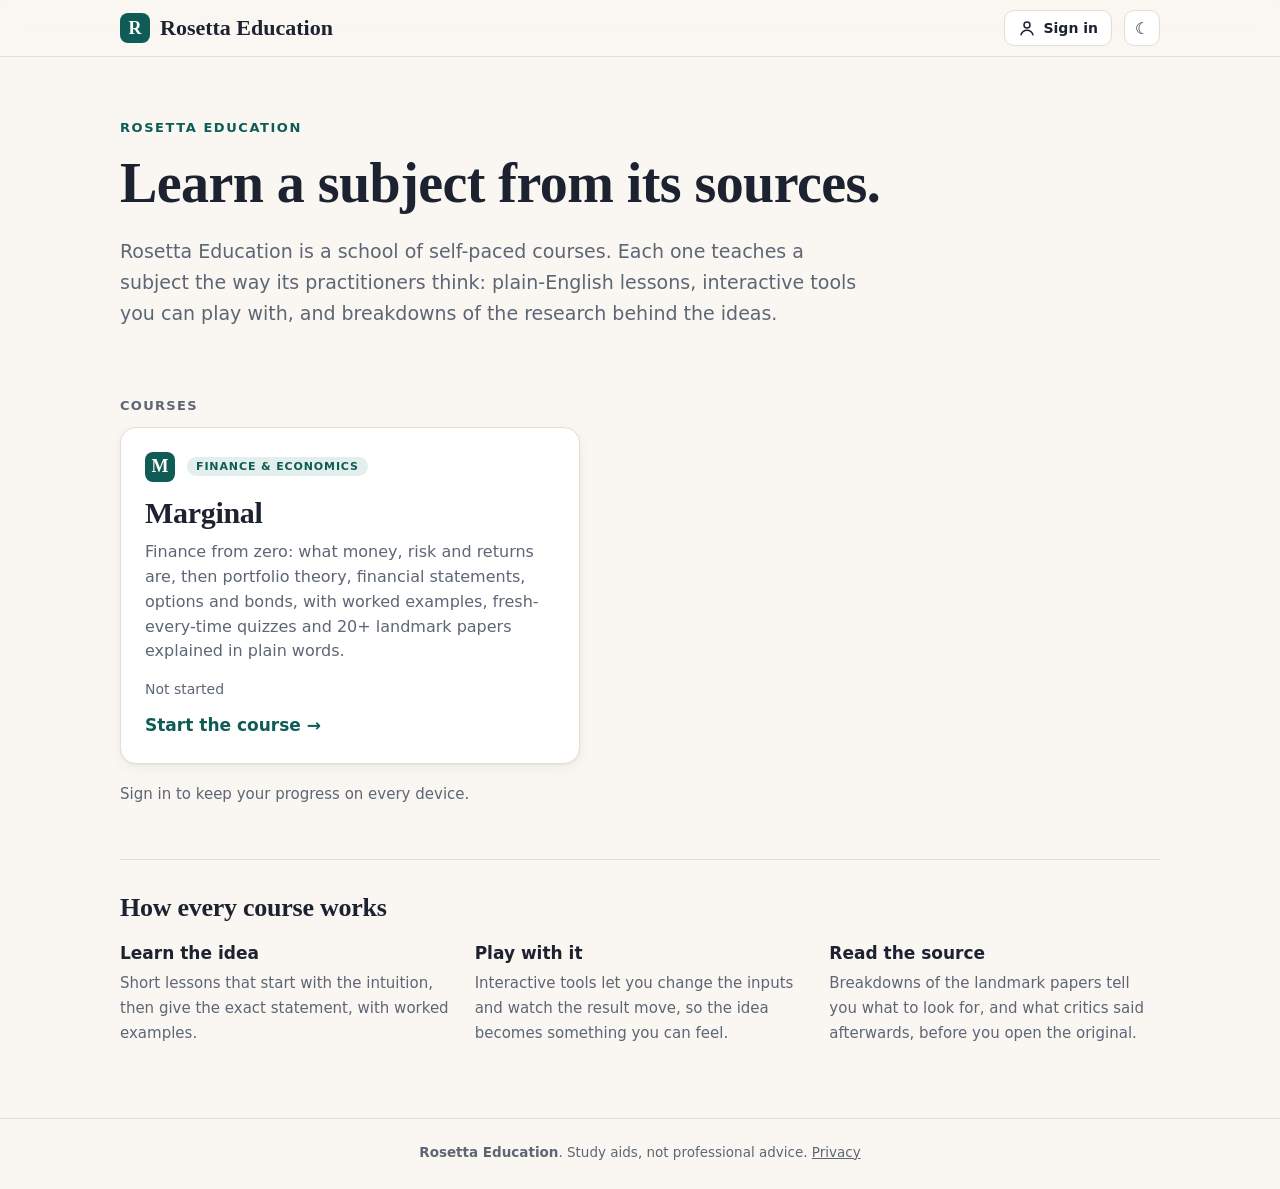
<file: index.html>
<!DOCTYPE html>
<html lang="en">
<head>
<meta charset="utf-8">
<meta name="viewport" content="width=device-width, initial-scale=1">
<title>Rosetta Education</title>
<meta name="description" content="Rosetta Education: courses that teach a subject from its sources, with clear lessons, interactive tools and the research behind the ideas.">
<link rel="stylesheet" href="/shared/theme.css">
<link rel="stylesheet" href="/shared/school.css">
<script src="/shared/theme.js"></script>
</head>
<body>
<header class="top">
  <div class="top-in home-top">
    <a class="brand" href="/"><span class="mark">R</span><span class="bt">Rosetta Education</span></a>
    <button id="theme" class="icon-btn" type="button" aria-label="Toggle theme"></button>
  </div>
</header>
<main id="app"></main>
<footer id="site-footer" class="foot"></footer>

<script src="/shared/school.js"></script>
<script src="/shared/config.js"></script>
<script src="/shared/progress-sync.js"></script>
<script src="/shared/auth.js"></script>
<script src="/shared/account.js"></script>
<script src="/courses/catalog.js"></script>
<script src="/shared/school-home.js"></script>
</body>
</html>
</file>
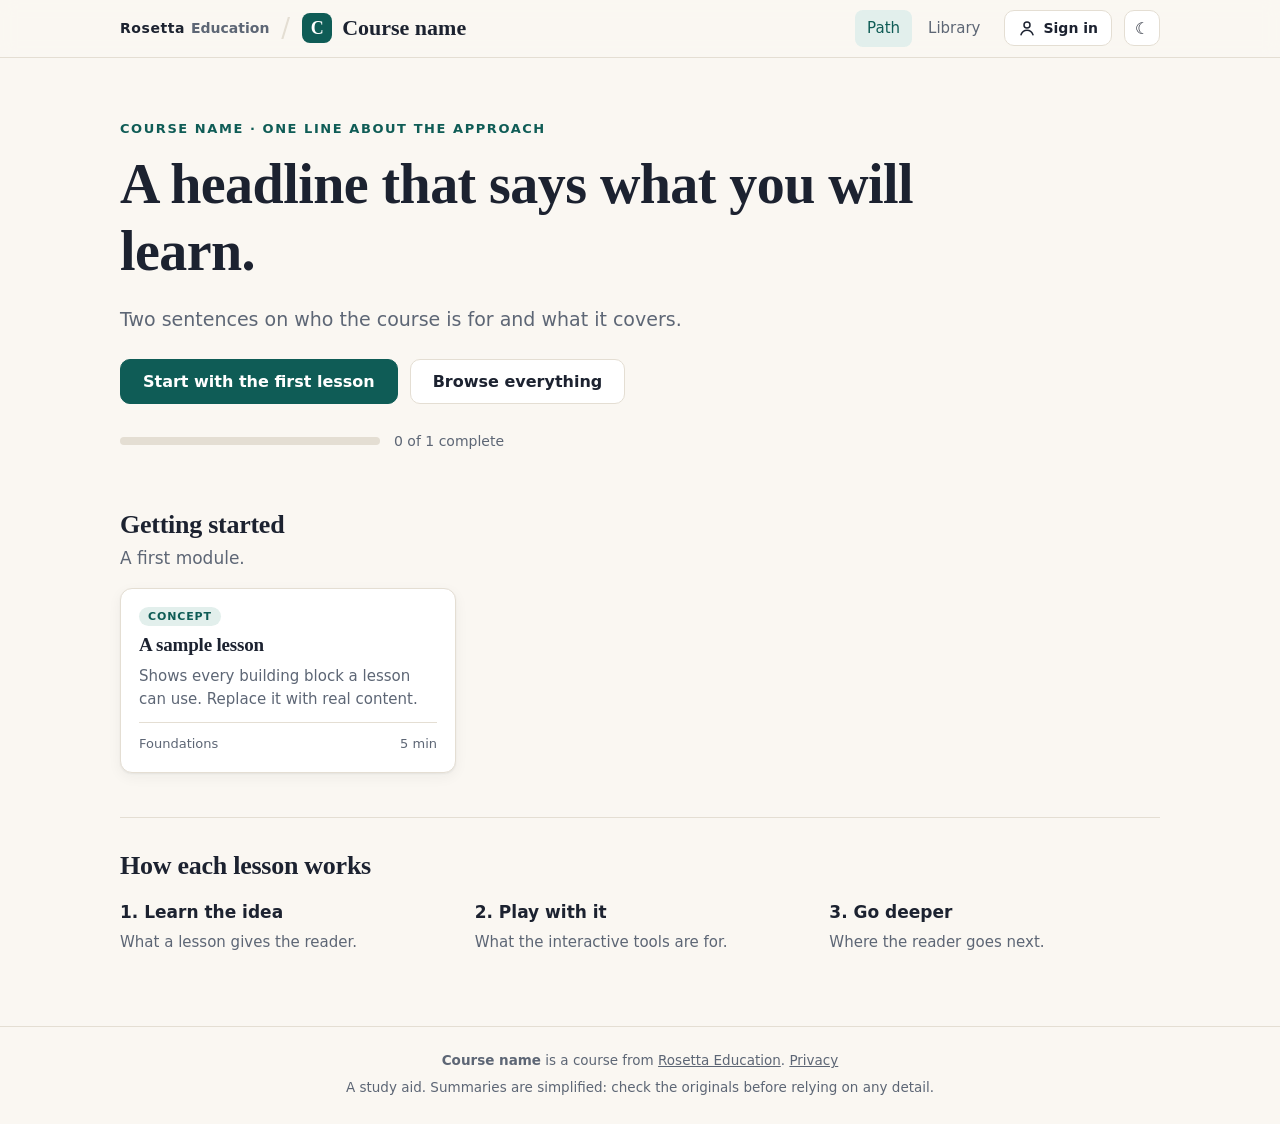
<file: courses/_template/index.html>
<!DOCTYPE html>
<html lang="en">
<head>
<meta charset="utf-8">
<meta name="viewport" content="width=device-width, initial-scale=1">
<title>Course name · Rosetta Education</title>
<meta name="description" content="A course from Rosetta Education.">
<link rel="stylesheet" href="/shared/theme.css">
<script src="/shared/theme.js"></script>
</head>
<body>
<header id="site-header"></header>
<main id="app"></main>
<footer id="site-footer" class="foot"></footer>

<!-- shared kit (leave as is) -->
<script src="/shared/school.js"></script>
<script src="/shared/config.js"></script>
<script src="/shared/progress-sync.js"></script>
<script src="/shared/auth.js"></script>
<script src="/shared/account.js"></script>
<script src="/shared/ui.js"></script>
<!-- this course: rename the folder in every path below when you copy the template -->
<script src="/courses/_template/course.js"></script>
<script src="/courses/_template/content-sample.js"></script>
<!-- optional, add when you have them:
<script src="/courses/_template/content-glossary.js"></script>   window.GLOSSARY = [[term, definition, lessonId], …]
<script src="/courses/_template/content-formulas.js"></script>   window.FORMULAS = [[group, name, formulaHTML, oneLiner, lessonId], …]
-->
<script src="/courses/_template/widgets.js"></script>
<!-- engine last: it reads everything above -->
<script src="/shared/engine.js"></script>
</body>
</html>
</file>
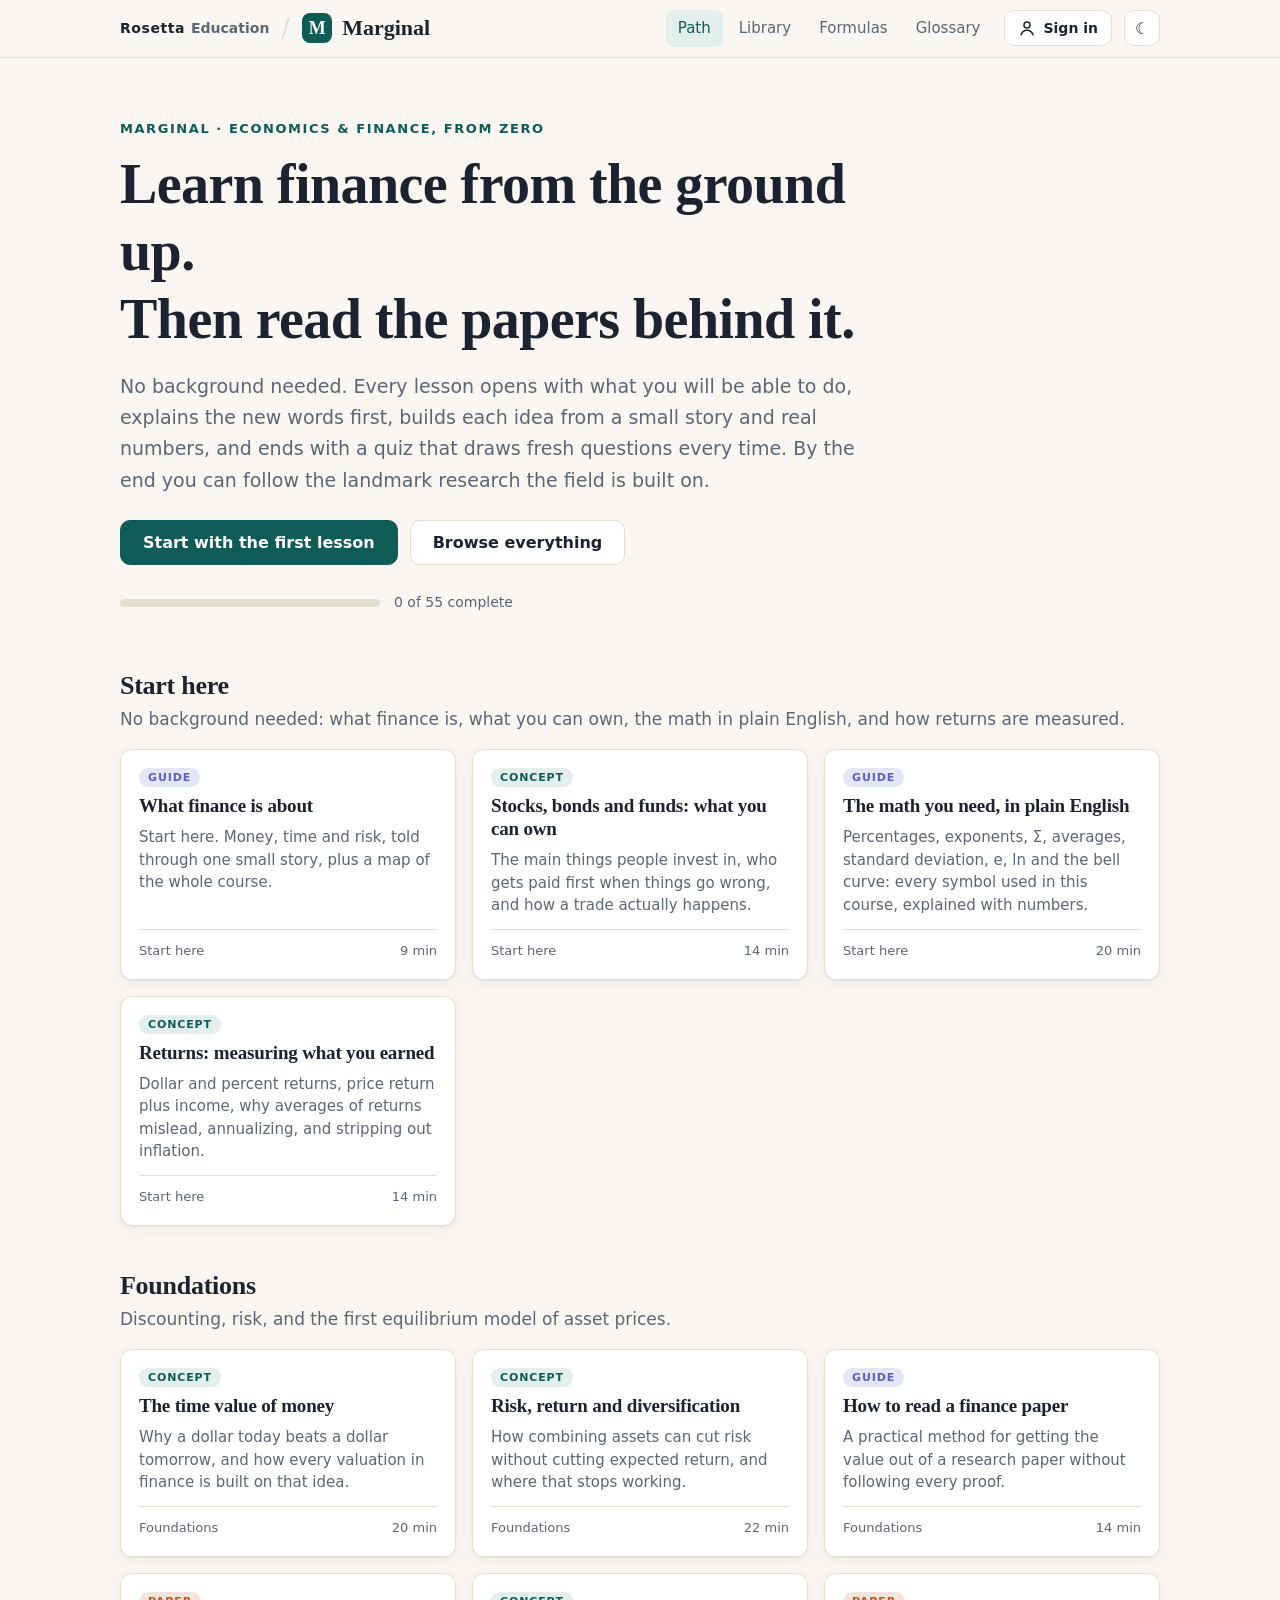
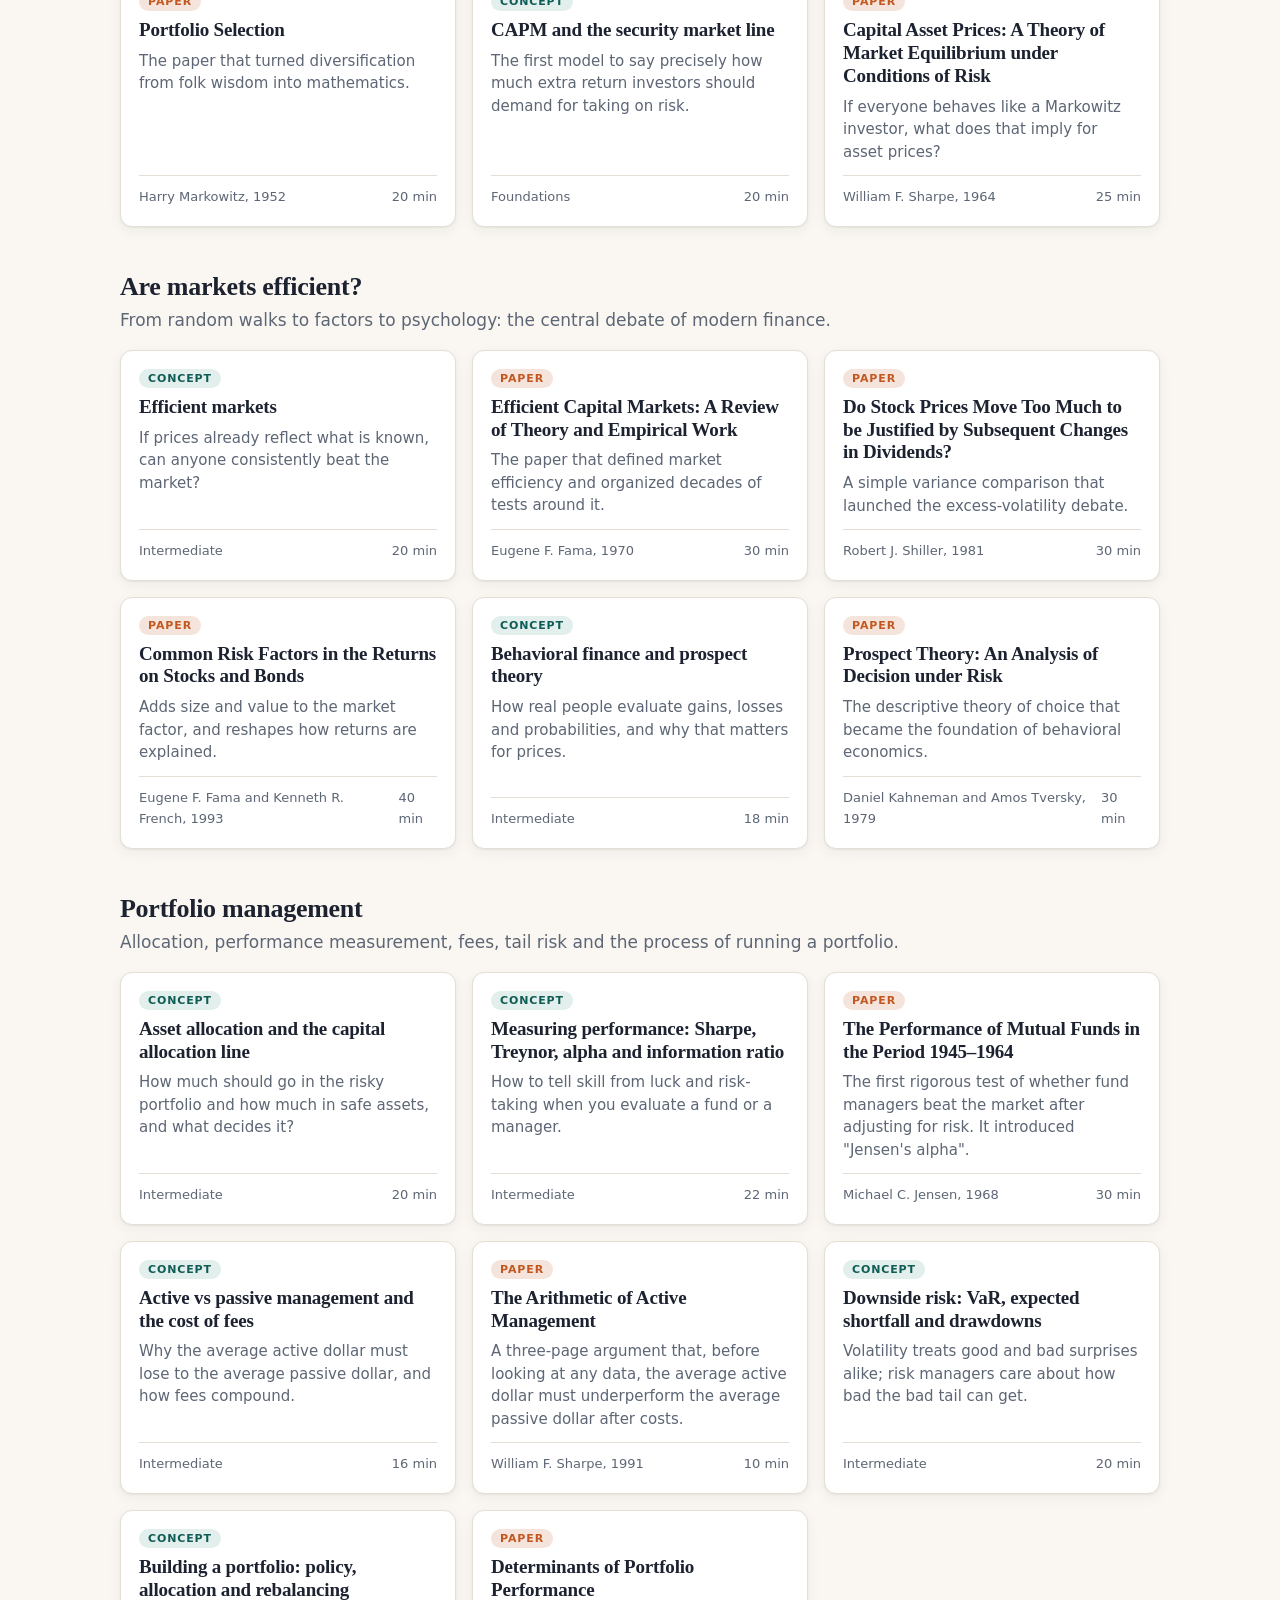
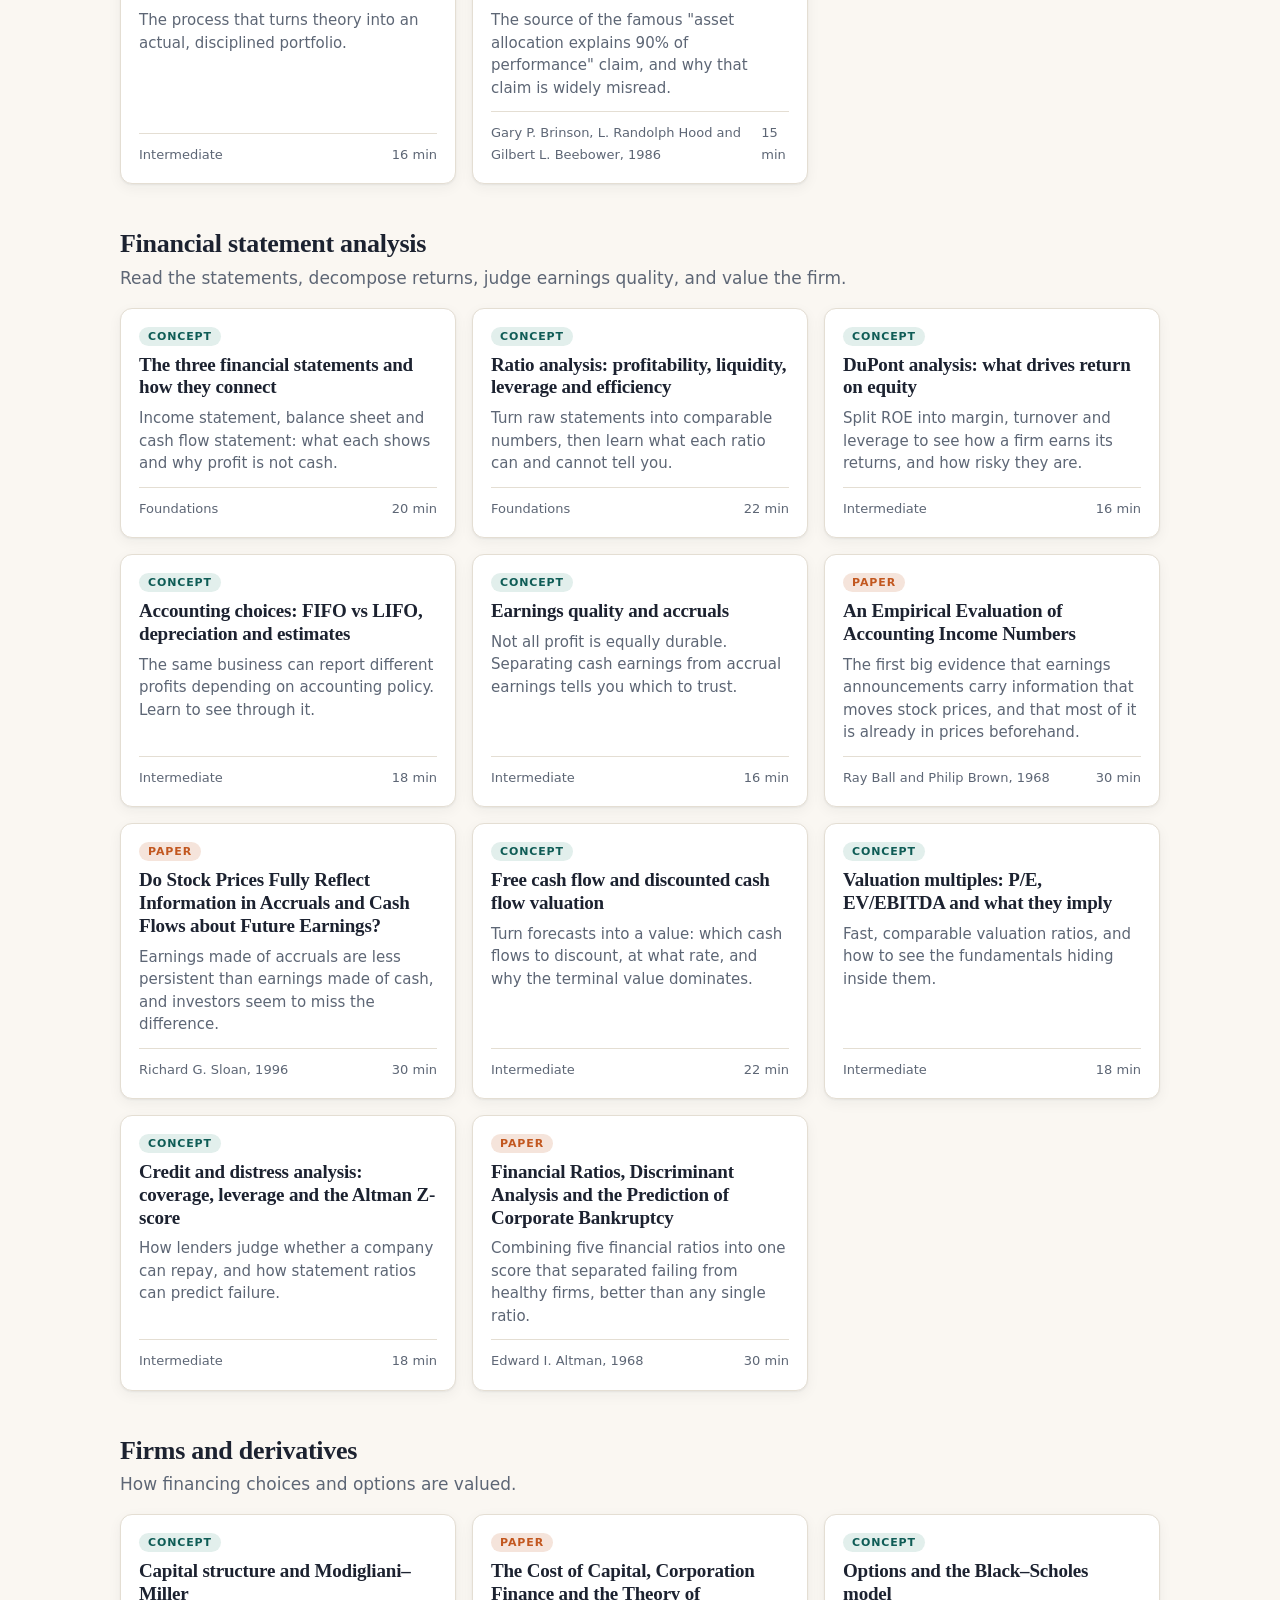
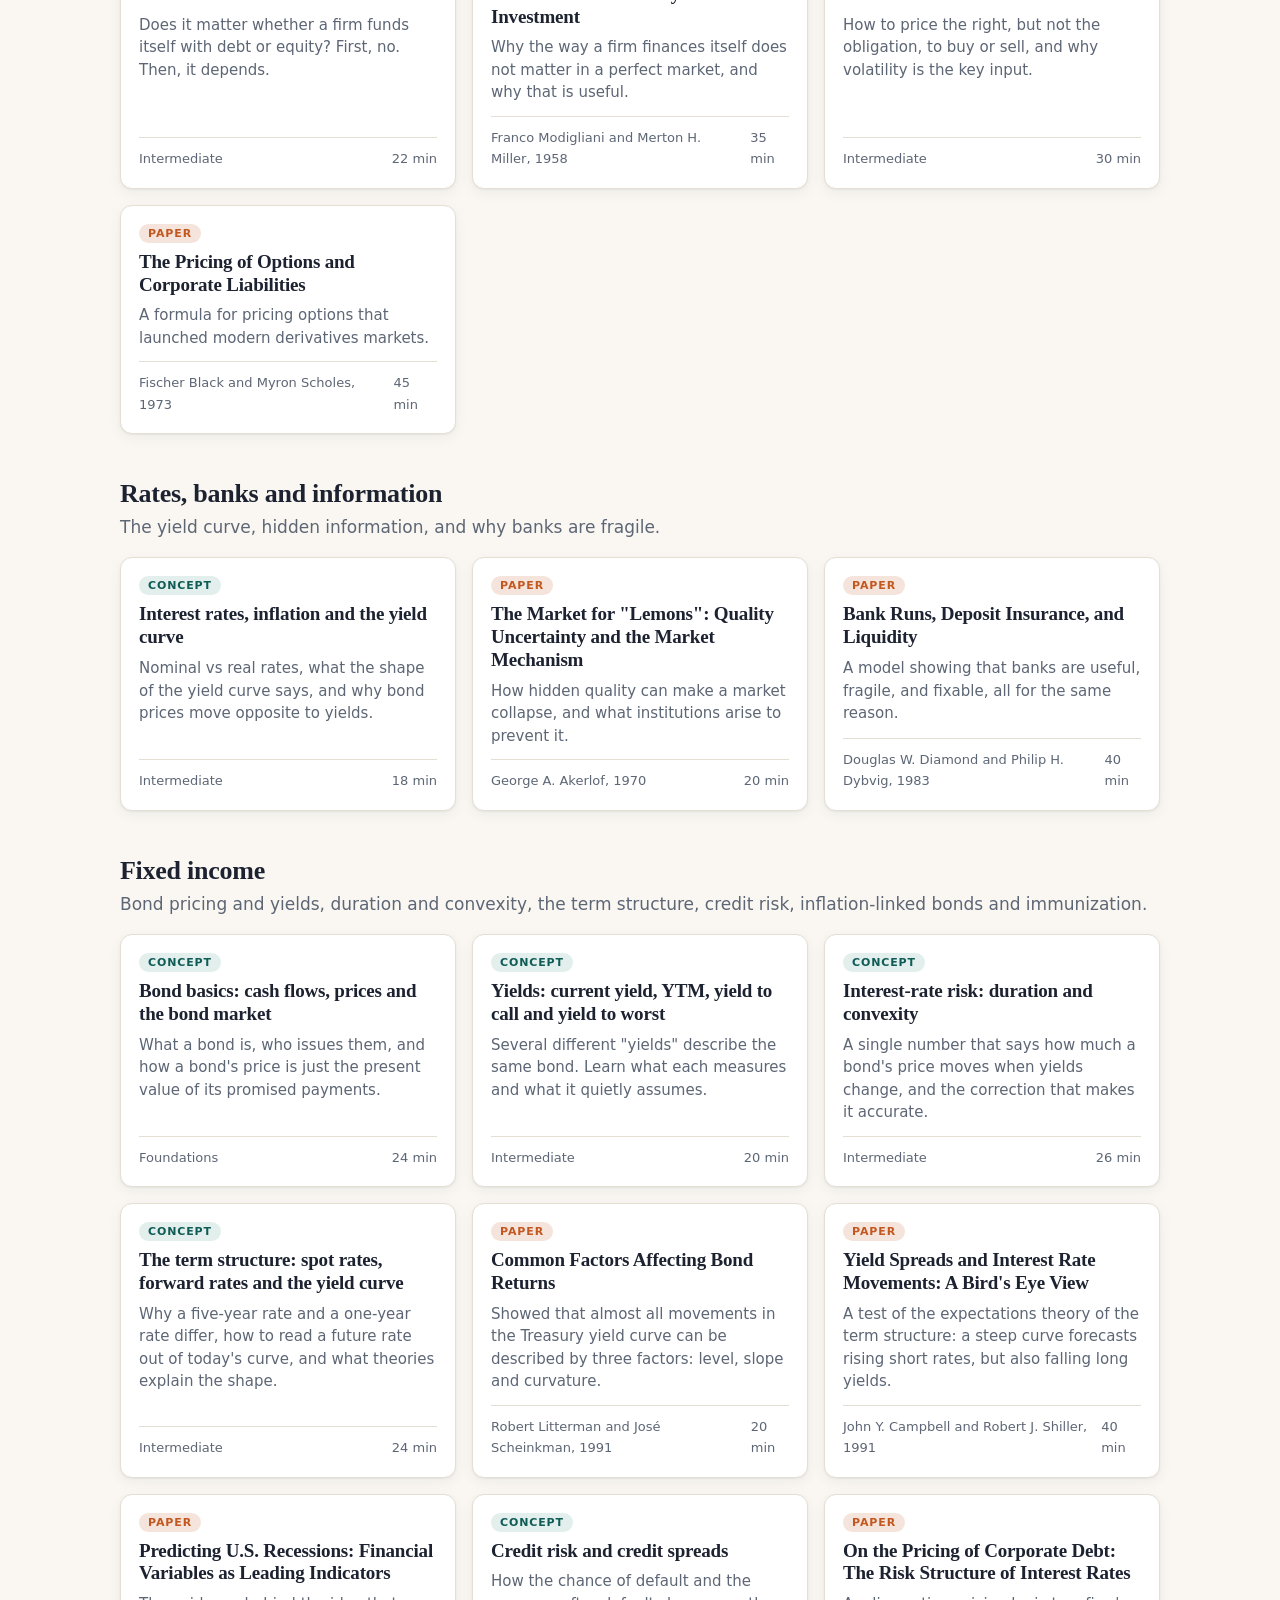
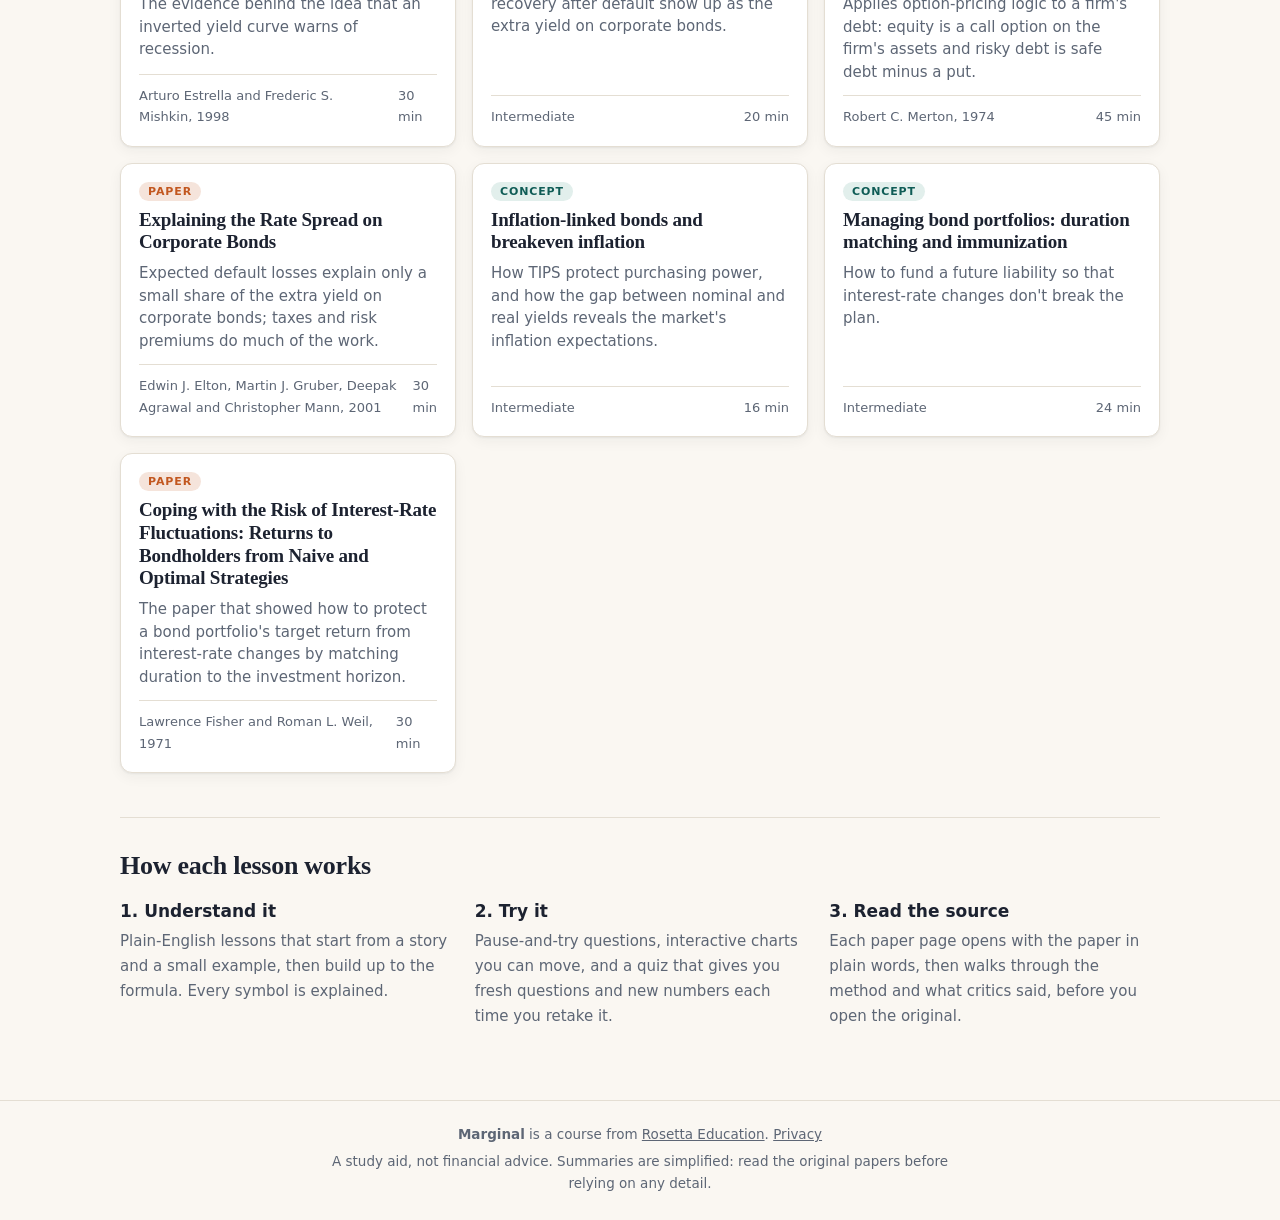
<file: courses/marginal/index.html>
<!DOCTYPE html>
<html lang="en">
<head>
<meta charset="utf-8">
<meta name="viewport" content="width=device-width, initial-scale=1">
<title>Marginal · Rosetta Education</title>
<meta name="description" content="Marginal, a finance and economics course from Rosetta Education: concepts, interactive tools and the landmark research papers behind them.">
<link rel="stylesheet" href="/shared/theme.css">
<script src="/shared/theme.js"></script>
</head>
<body>
<header id="site-header"></header>
<main id="app"></main>
<footer id="site-footer" class="foot"></footer>

<!-- shared kit -->
<script src="/shared/school.js"></script>
<script src="/shared/config.js"></script>
<script src="/shared/progress-sync.js"></script>
<script src="/shared/auth.js"></script>
<script src="/shared/account.js"></script>
<script src="/shared/ui.js"></script>
<!-- this course -->
<script src="/courses/marginal/course.js"></script>
<script src="/courses/marginal/quiz-lib.js"></script>
<script src="/courses/marginal/content-start.js"></script>
<script src="/courses/marginal/content-foundations.js"></script>
<script src="/courses/marginal/content-markets.js"></script>
<script src="/courses/marginal/content-concepts.js"></script>
<script src="/courses/marginal/content-papers.js"></script>
<script src="/courses/marginal/content-portfolio.js"></script>
<script src="/courses/marginal/content-fsa.js"></script>
<script src="/courses/marginal/content-papers2.js"></script>
<script src="/courses/marginal/content-fixedincome.js"></script>
<script src="/courses/marginal/content-papers3.js"></script>
<script src="/courses/marginal/content-glossary.js"></script>
<script src="/courses/marginal/content-formulas.js"></script>
<script src="/courses/marginal/content-glossary-start.js"></script>
<script src="/courses/marginal/widgets.js"></script>
<!-- engine last: it reads everything above -->
<script src="/shared/engine.js"></script>
</body>
</html>
</file>
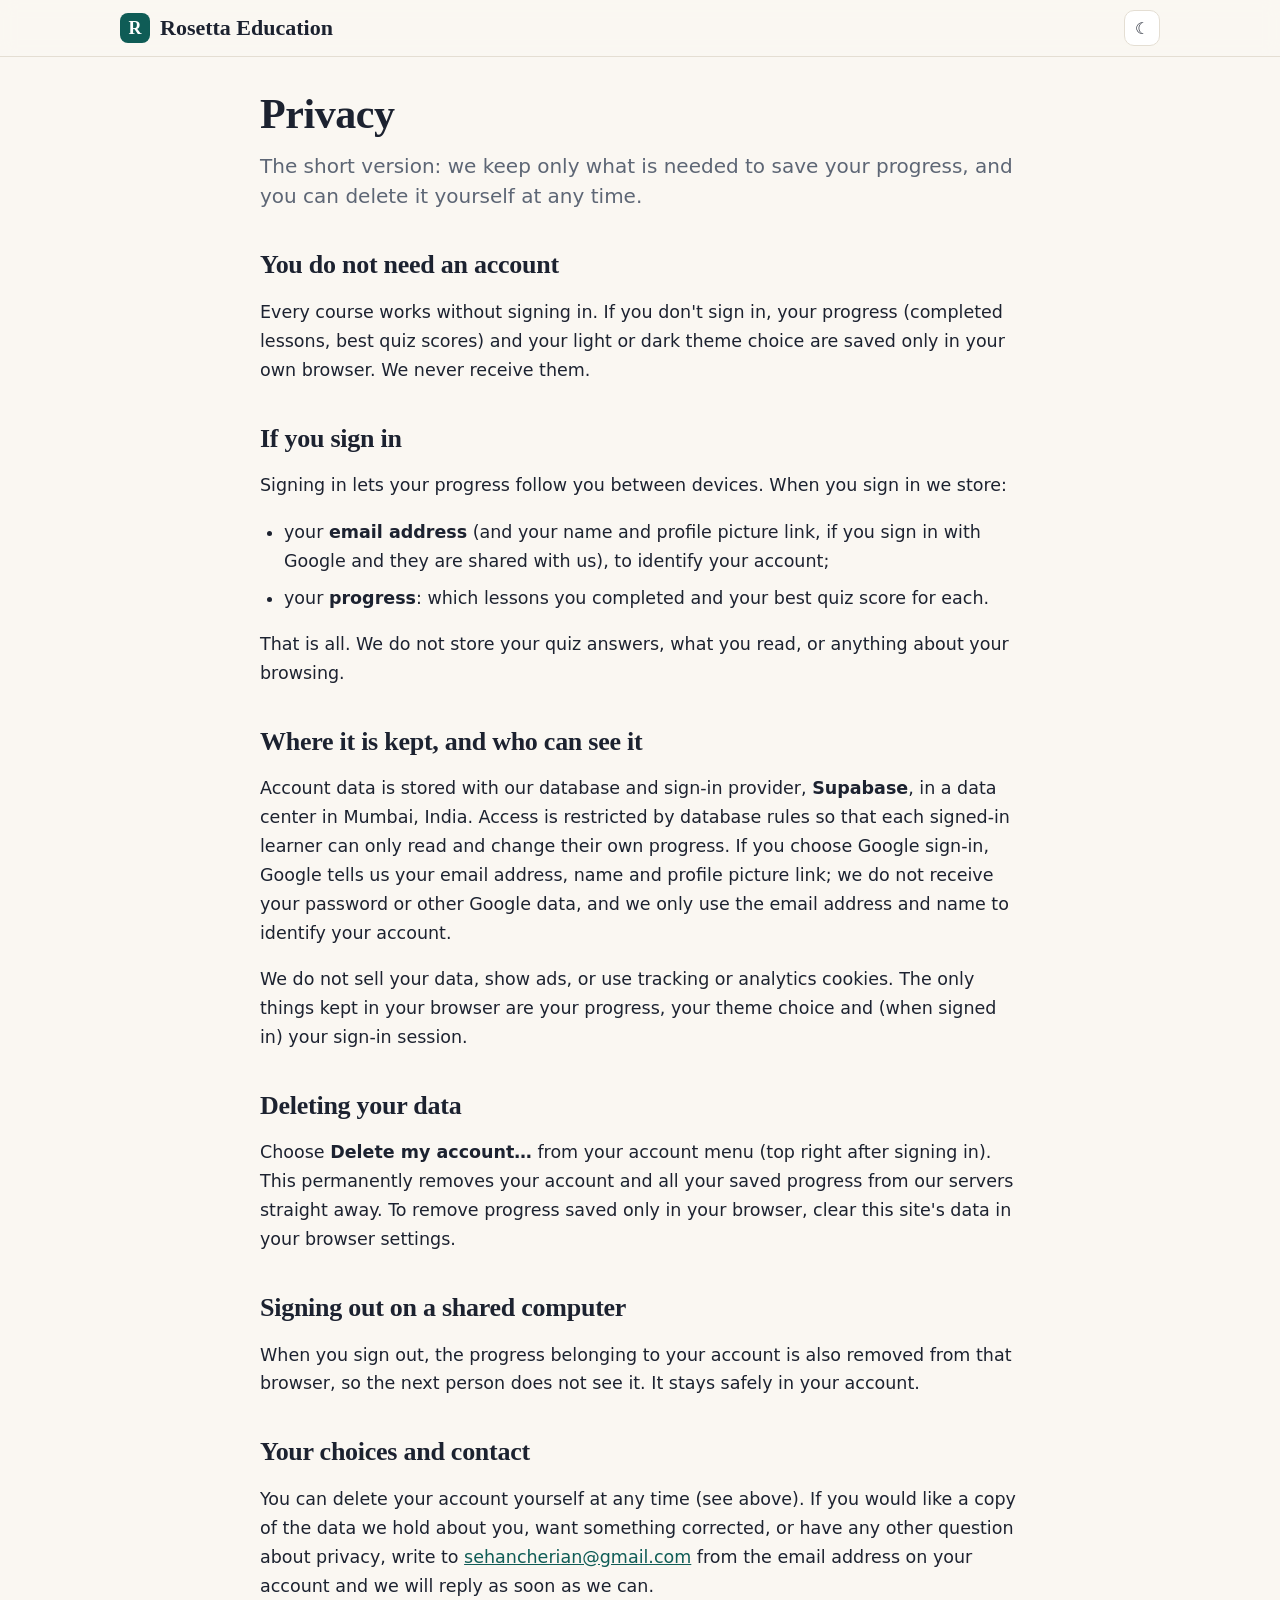
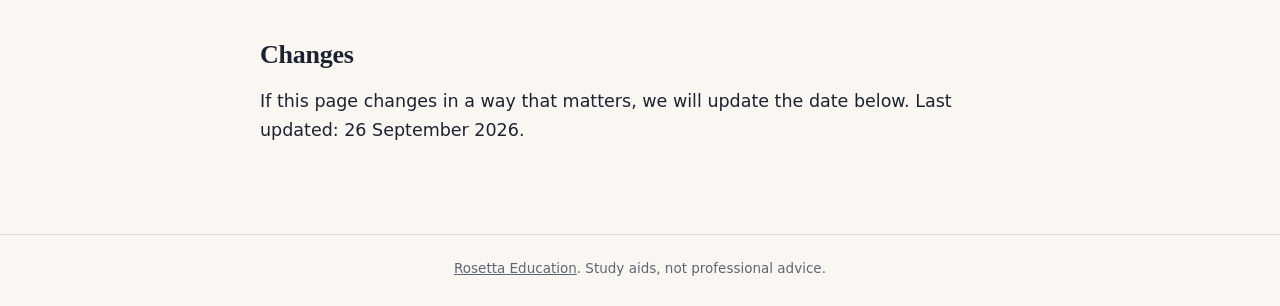
<file: privacy.html>
<!DOCTYPE html>
<html lang="en">
<head>
<meta charset="utf-8">
<meta name="viewport" content="width=device-width, initial-scale=1">
<title>Privacy · Rosetta Education</title>
<meta name="description" content="What Rosetta Education stores about you, and how to delete it.">
<link rel="stylesheet" href="/shared/theme.css">
<script src="/shared/theme.js"></script>
</head>
<body>
<header class="top">
  <div class="top-in">
    <a class="brand" href="/"><span class="mark">R</span><span class="bt">Rosetta Education</span></a>
    <button id="theme" class="icon-btn" type="button" aria-label="Toggle theme" style="margin-left:auto"></button>
  </div>
</header>
<main>
  <article class="lesson">
    <h1>Privacy</h1>
    <p class="dek">The short version: we keep only what is needed to save your progress, and you can delete it yourself at any time.</p>
    <div class="prose">
      <h2>You do not need an account</h2>
      <p>Every course works without signing in. If you don't sign in, your progress (completed lessons, best quiz scores) and your light or dark theme choice are saved only in your own browser. We never receive them.</p>

      <h2>If you sign in</h2>
      <p>Signing in lets your progress follow you between devices. When you sign in we store:</p>
      <ul>
        <li>your <b>email address</b> (and your name and profile picture link, if you sign in with Google and they are shared with us), to identify your account;</li>
        <li>your <b>progress</b>: which lessons you completed and your best quiz score for each.</li>
      </ul>
      <p>That is all. We do not store your quiz answers, what you read, or anything about your browsing.</p>

      <h2>Where it is kept, and who can see it</h2>
      <p>Account data is stored with our database and sign-in provider, <b>Supabase</b>, in a data center in Mumbai, India. Access is restricted by database rules so that each signed-in learner can only read and change their own progress. If you choose Google sign-in, Google tells us your email address, name and profile picture link; we do not receive your password or other Google data, and we only use the email address and name to identify your account.</p>
      <p>We do not sell your data, show ads, or use tracking or analytics cookies. The only things kept in your browser are your progress, your theme choice and (when signed in) your sign-in session.</p>

      <h2>Deleting your data</h2>
      <p>Choose <b>Delete my account…</b> from your account menu (top right after signing in). This permanently removes your account and all your saved progress from our servers straight away. To remove progress saved only in your browser, clear this site's data in your browser settings.</p>

      <h2>Signing out on a shared computer</h2>
      <p>When you sign out, the progress belonging to your account is also removed from that browser, so the next person does not see it. It stays safely in your account.</p>

      <h2>Your choices and contact</h2>
      <p>You can delete your account yourself at any time (see above). If you would like a copy of the data we hold about you, want something corrected, or have any other question about privacy, write to <a href="mailto:sehancherian@gmail.com">sehancherian@gmail.com</a> from the email address on your account and we will reply as soon as we can.</p>

      <h2>Changes</h2>
      <p>If this page changes in a way that matters, we will update the date below. Last updated: 26 September 2026.</p>
    </div>
  </article>
</main>
<footer class="foot"><p><a href="/">Rosetta Education</a>. Study aids, not professional advice.</p></footer>
<script>
  (function () { var b = document.getElementById('theme'), t = window.Rosetta.theme; b.addEventListener('click', t.toggle); t.sync(); })();
</script>
</body>
</html>
</file>
<file: shared/theme.css>
:root {
  --bg: #faf7f2; --surface: #ffffff; --ink: #1c2230; --muted: #5d6675; --line: #e4ded3;
  --accent: #0f5c56; --accent-ink: #ffffff; --accent-soft: #e2efec;
  --c1: #0f5c56; --c2: #c2571f; --c3: #5b5fc7; --c4: #8b919c;
  --good: #1f7a4d; --bad: #b3261e; --shadow: 0 1px 2px rgba(28,34,48,.06), 0 4px 14px rgba(28,34,48,.05);
  --serif: "Iowan Old Style", "Palatino Linotype", Palatino, Georgia, serif;
  --sans: system-ui, -apple-system, "Segoe UI", Roboto, sans-serif;
  --r: 12px;
}
@media (prefers-color-scheme: dark) {
  :root:not([data-theme="light"]) {
    --bg: #12161c; --surface: #1a2029; --ink: #e9e6e0; --muted: #a0a9b6; --line: #2c343f;
    --accent: #5fc4b9; --accent-ink: #0b1614; --accent-soft: #163330;
    --c1: #5fc4b9; --c2: #f0925c; --c3: #a3a7f7; --c4: #8a93a0;
    --good: #5fd08f; --bad: #ff8078; --shadow: none;
  }
}
:root[data-theme="dark"] {
  --bg: #12161c; --surface: #1a2029; --ink: #e9e6e0; --muted: #a0a9b6; --line: #2c343f;
  --accent: #5fc4b9; --accent-ink: #0b1614; --accent-soft: #163330;
  --c1: #5fc4b9; --c2: #f0925c; --c3: #a3a7f7; --c4: #8a93a0;
  --good: #5fd08f; --bad: #ff8078; --shadow: none;
}

* { box-sizing: border-box; }
html { scroll-behavior: smooth; }
body { margin: 0; background: var(--bg); color: var(--ink); font: 17px/1.65 var(--sans); -webkit-font-smoothing: antialiased; }
a { color: var(--accent); }
h1, h2, h3 { font-family: var(--serif); line-height: 1.2; letter-spacing: -.01em; font-weight: 700; }
main { max-width: 1080px; margin: 0 auto; padding: 32px 20px 72px; min-height: 70vh; }
:focus-visible { outline: 3px solid var(--c2); outline-offset: 2px; border-radius: 6px; }

/* header */
.top { position: sticky; top: 0; z-index: 10; background: color-mix(in srgb, var(--bg) 88%, transparent); backdrop-filter: blur(8px); border-bottom: 1px solid var(--line); }
.top-in { max-width: 1080px; margin: 0 auto; padding: 10px 20px; display: flex; align-items: center; gap: 12px; }
.brand { font: 700 22px var(--serif); color: var(--ink); text-decoration: none; display: flex; align-items: center; gap: 10px; }
/* school breadcrumb: "Rosetta Education / <course>" */
.school { display: flex; align-items: baseline; gap: 6px; text-decoration: none; color: var(--muted); font: 600 14px var(--sans); }
.school:hover { color: var(--accent); }
.school-mark { font-weight: 800; letter-spacing: .04em; color: var(--ink); }
.sep { color: var(--line); font: 300 26px/1 var(--sans); user-select: none; }
.mark { display: inline-grid; place-items: center; width: 30px; height: 30px; border-radius: 8px; background: var(--accent); color: var(--accent-ink); font: 700 18px var(--serif); }
.nav { display: flex; gap: 4px; margin-left: auto; }
.nav a { color: var(--muted); text-decoration: none; padding: 6px 12px; border-radius: 8px; font-size: 15px; font-weight: 500; }
.nav a:hover { color: var(--ink); background: var(--accent-soft); }
.nav a.on { color: var(--accent); background: var(--accent-soft); }
.icon-btn { border: 1px solid var(--line); background: var(--surface); color: var(--ink); width: 36px; height: 36px; border-radius: 10px; cursor: pointer; font-size: 16px; }
.icon-btn:hover { border-color: var(--accent); }

/* buttons */
.btn { font: 600 15px var(--sans); border: 1px solid var(--line); background: var(--surface); color: var(--ink); padding: 8px 16px; border-radius: 10px; cursor: pointer; text-decoration: none; display: inline-block; }
.btn:hover { border-color: var(--accent); }
.btn.primary { background: var(--accent); color: var(--accent-ink); border-color: var(--accent); }
.btn.big { padding: 12px 22px; font-size: 16px; }
.btn.small { padding: 5px 12px; font-size: 14px; }

/* hero */
.hero { padding: 28px 0 36px; max-width: 800px; }
.eyebrow { text-transform: uppercase; letter-spacing: .12em; font-size: 13px; font-weight: 700; color: var(--accent); margin: 0 0 12px; }
.hero h1 { font-size: clamp(34px, 6vw, 56px); margin: 0 0 18px; }
.lead { font-size: 19px; color: var(--muted); margin: 0 0 24px; max-width: 62ch; }
.hero-cta { display: flex; gap: 12px; flex-wrap: wrap; margin-bottom: 26px; }
.progress { display: flex; align-items: center; gap: 14px; font-size: 14px; color: var(--muted); }
.bar { flex: 0 1 260px; height: 8px; background: var(--line); border-radius: 99px; overflow: hidden; }
.bar i { display: block; height: 100%; background: var(--accent); border-radius: 99px; transition: width .4s; }

/* tracks + cards */
.module { margin: 20px 0 44px; }
.module-head { margin-bottom: 16px; }
.module-head h2 { margin: 0 0 4px; font-size: 26px; }
.module-head p { margin: 0; color: var(--muted); }
.grid { display: grid; grid-template-columns: repeat(auto-fill, minmax(290px, 1fr)); gap: 16px; }
.card { display: flex; flex-direction: column; gap: 8px; background: var(--surface); border: 1px solid var(--line); border-radius: var(--r); padding: 18px; text-decoration: none; color: var(--ink); box-shadow: var(--shadow); transition: transform .12s, border-color .12s; }
.card:hover { transform: translateY(-2px); border-color: var(--accent); }
.card h3 { margin: 0; font-size: 19px; }
.card p { margin: 0; color: var(--muted); font-size: 15px; line-height: 1.5; flex: 1; }
.card-top { display: flex; justify-content: space-between; align-items: center; }
.card-meta { display: flex; justify-content: space-between; font-size: 13px; color: var(--muted); border-top: 1px solid var(--line); padding-top: 10px; margin-top: 4px; gap: 10px; }
.check { color: var(--good); font-size: 13px; font-weight: 700; }
.badge { font: 700 11px var(--sans); letter-spacing: .08em; text-transform: uppercase; padding: 3px 9px; border-radius: 99px; background: var(--accent-soft); color: var(--accent); }
.badge.paper { background: color-mix(in srgb, var(--c2) 16%, transparent); color: var(--c2); }
.badge.guide { background: color-mix(in srgb, var(--c3) 16%, transparent); color: var(--c3); }

.howto { border-top: 1px solid var(--line); padding-top: 32px; }
.howto h2 { font-size: 26px; margin: 0 0 16px; }
.three { display: grid; grid-template-columns: repeat(auto-fit, minmax(240px, 1fr)); gap: 24px; }
.three p { color: var(--muted); margin: 4px 0 0; font-size: 15px; }

/* library */
.page-head h1 { font-size: 40px; margin: 8px 0 8px; }
.toolbar { display: flex; gap: 14px; flex-wrap: wrap; align-items: center; margin: 12px 0 22px; }
.chips { display: flex; gap: 8px; }
.chip { font: 600 14px var(--sans); padding: 7px 16px; border-radius: 99px; border: 1px solid var(--line); background: var(--surface); color: var(--ink); cursor: pointer; }
.chip.on { background: var(--accent); color: var(--accent-ink); border-color: var(--accent); }
input[type=search] { flex: 1 1 240px; max-width: 420px; font: 16px var(--sans); padding: 9px 14px; border-radius: 10px; border: 1px solid var(--line); background: var(--surface); color: var(--ink); }
.empty { color: var(--muted); }
.gloss { margin: 0; max-width: 780px; }
.gloss > div { padding: 14px 0; border-bottom: 1px solid var(--line); }
.gloss dt { font: 700 18px var(--serif); }
.gloss dd { margin: 2px 0 0; color: var(--muted); }
.gloss dd a { font-size: 14px; white-space: nowrap; }

/* lesson */
.lesson { max-width: 760px; margin: 0 auto; }
.crumb { font-size: 14px; text-decoration: none; color: var(--muted); }
.crumb:hover { color: var(--accent); }
.lh { display: flex; gap: 12px; align-items: center; margin: 18px 0 8px; }
.lmeta { font-size: 14px; color: var(--muted); }
.lesson h1 { font-size: clamp(30px, 5vw, 42px); margin: 0 0 12px; }
.dek { font-size: 20px; color: var(--muted); margin: 0 0 28px; line-height: 1.5; }
.prose h2 { font-size: 26px; margin: 38px 0 10px; }
.prose p, .prose li { font-size: 17.5px; }
.prose ul, .prose ol { padding-left: 24px; }
.prose li { margin: 8px 0; }
.formula { font: italic 20px/1.5 var(--serif); background: var(--surface); border: 1px solid var(--line); border-left: 4px solid var(--accent); border-radius: 8px; padding: 12px 18px; margin: 16px 0; overflow-x: auto; }
/* formula cards: formula + plain English + symbols + worked example + memory hook */
.fx { margin: 22px 0; border: 1px solid var(--line); border-radius: 12px; background: var(--surface); overflow: hidden; }
.fx > .formula { margin: 0; border: 0; border-left: 5px solid var(--accent); border-radius: 0; background: var(--accent-soft); font-size: 22px; padding: 14px 20px; }
.fx-body { padding: 14px 20px 16px; display: grid; gap: 12px; }
.fx-body p { margin: 0; font-size: 16.5px; line-height: 1.55; }
.lab { display: block; font: 700 11.5px var(--sans); letter-spacing: .09em; text-transform: uppercase; color: var(--muted); margin-bottom: 3px; }
.syms { display: grid; grid-template-columns: max-content 1fr; gap: 5px 16px; margin: 0; font-size: 15.5px; }
.syms dt { font: italic 700 17px var(--serif); color: var(--accent); }
.syms dd { margin: 0; color: var(--muted); align-self: center; }
.fx-body .ex { background: var(--bg); border-radius: 8px; padding: 10px 14px; }
.fx-body .hook { border-left: 3px solid var(--c2); padding-left: 12px; font-weight: 600; }
.steps { width: 100%; border-collapse: collapse; font-size: 15px; margin: 6px 0 2px; }
.steps td { padding: 6px 8px; border-bottom: 1px solid var(--line); vertical-align: top; }
.steps td:first-child { color: var(--muted); width: 46%; }
.steps td:last-child { font-variant-numeric: tabular-nums; font-weight: 600; }
.steps tr.tot td { border-bottom: 0; font-weight: 800; color: var(--accent); }
details.math { margin-top: 12px; border: 1px dashed var(--line); border-radius: 10px; padding: 10px 16px; background: var(--bg); }
details.math summary { cursor: pointer; font-weight: 700; color: var(--accent); }
.fbar { display: flex; gap: 14px; flex-wrap: wrap; align-items: center; margin: 12px 0 22px; }
.fgrid { display: grid; grid-template-columns: repeat(auto-fill, minmax(320px, 1fr)); gap: 16px; }
.fcard { background: var(--surface); border: 1px solid var(--line); border-radius: var(--r); overflow: hidden; display: flex; flex-direction: column; }
.fcard .formula { margin: 0; border: 0; border-left: 4px solid var(--accent); border-radius: 0; background: var(--accent-soft); font-size: 18px; padding: 10px 14px; }
.fcard-b { padding: 10px 14px 12px; display: grid; gap: 6px; font-size: 15px; flex: 1; }
.fcard-b h3 { margin: 0; font-size: 16px; }
.fcard-b p { margin: 0; color: var(--muted); }
.fcard-b a { font-size: 13.5px; }
.fgroup { font: 700 13px var(--sans); letter-spacing: .08em; text-transform: uppercase; color: var(--accent); margin: 26px 0 10px; }
.callout { background: var(--accent-soft); border-radius: var(--r); padding: 16px 20px; margin: 24px 0; font-size: 16.5px; }
.callout ul { margin: 8px 0 0; padding-left: 22px; }
.callout li { font-size: 16.5px; }
.lookfor { background: color-mix(in srgb, var(--c2) 11%, var(--surface)); border: 1px solid color-mix(in srgb, var(--c2) 35%, transparent); }
.defs dt { font-weight: 700; margin-top: 12px; }
.defs dd { margin: 2px 0 0 0; color: var(--muted); }
.disclaimer { font-size: 14px !important; color: var(--muted); margin-top: 28px; }
.cite { background: var(--surface); border: 1px solid var(--line); border-radius: var(--r); padding: 16px 20px; margin-bottom: 8px; }
.cite-j { color: var(--muted); font-size: 15px; }
.cite-row { display: flex; gap: 14px; align-items: center; flex-wrap: wrap; margin-top: 12px; }
.tag { font-size: 13px; font-weight: 600; padding: 3px 10px; border-radius: 99px; border: 1px solid var(--line); color: var(--muted); }

.widget, .takeaways, .quiz, .related { margin-top: 44px; }
.widget h2, .takeaways h2, .quiz h2, .related h2 { font-size: 26px; margin: 0 0 14px; }
.widget { background: var(--surface); border: 1px solid var(--line); border-radius: 16px; padding: 22px; box-shadow: var(--shadow); margin-left: -40px; margin-right: -40px; }
.takeaways ul { padding-left: 22px; }
.takeaways li { margin: 8px 0; font-size: 17.5px; }
@media (max-width: 860px) { .widget { margin-left: 0; margin-right: 0; } }

/* widgets */
.controls { display: grid; grid-template-columns: repeat(auto-fit, minmax(250px, 1fr)); gap: 12px 26px; margin-bottom: 14px; }
.ctl { display: grid; grid-template-columns: 1fr auto; gap: 2px 10px; font-size: 14px; }
.ctl-l { color: var(--muted); font-weight: 600; grid-row: 1; grid-column: 1; }
.ctl output { font-variant-numeric: tabular-nums; font-weight: 700; grid-row: 1; grid-column: 2; }
.ctl input { grid-row: 2; grid-column: 1 / -1; width: 100%; accent-color: var(--accent); }
.wh { font-size: 20px; margin: 4px 0 12px; }
.wh small { font: 400 13px var(--sans); color: var(--muted); }
.chart { width: 100%; height: auto; display: block; }
.chart .gridline { stroke: var(--line); stroke-width: 1; }
.chart .axis, .chart .tickmark { stroke: var(--muted); stroke-width: 1; }
.chart .zero { stroke: var(--muted); stroke-width: 1; opacity: .5; }
.chart .tick { fill: var(--muted); font: 12px var(--sans); }
.chart .axlabel { fill: var(--muted); font: 600 12px var(--sans); }
.chart .ptlabel { fill: var(--ink); font: 600 12.5px var(--sans); paint-order: stroke; stroke: var(--surface); stroke-width: 4px; }
.chartbox.two > div + div { margin-top: 22px; }
.legend { display: flex; flex-wrap: wrap; gap: 6px 18px; font-size: 13.5px; color: var(--muted); margin: 6px 0 4px 58px; }
.legend i { display: inline-block; width: 22px; height: 4px; border-radius: 2px; margin-right: 7px; vertical-align: middle; }
.stats { display: grid; grid-template-columns: repeat(auto-fit, minmax(150px, 1fr)); gap: 10px; margin: 14px 0 8px; }
.stat { background: var(--bg); border: 1px solid var(--line); border-radius: 10px; padding: 10px 14px; display: flex; flex-direction: column; gap: 2px; }
.stat span { font-size: 12.5px; color: var(--muted); line-height: 1.3; }
.stat b { font: 700 22px var(--serif); font-variant-numeric: tabular-nums; }
.rg { font: 700 12px var(--sans); letter-spacing: .08em; text-transform: uppercase; color: var(--muted); margin: 14px 0 0; }
.wnote { font-size: 15px; color: var(--muted); margin: 8px 0 0; }
.btnrow { display: flex; gap: 10px; margin: 8px 0 12px; flex-wrap: wrap; }

/* quiz */
.q { background: var(--surface); border: 1px solid var(--line); border-radius: var(--r); padding: 18px 20px; margin-bottom: 14px; }
.qtext { margin: 0 0 12px; }
.opts { display: grid; gap: 8px; }
.opt { text-align: left; font: 16px var(--sans); padding: 10px 14px; border-radius: 9px; border: 1px solid var(--line); background: var(--bg); color: var(--ink); cursor: pointer; }
.opt:hover:not(:disabled) { border-color: var(--accent); }
.opt:disabled { cursor: default; }
.opt.right { border-color: var(--good); background: color-mix(in srgb, var(--good) 14%, var(--surface)); }
.opt.wrong { border-color: var(--bad); background: color-mix(in srgb, var(--bad) 12%, var(--surface)); }
.why { margin: 12px 0 0; font-size: 15.5px; color: var(--muted); }
.result { background: var(--accent-soft); border-radius: var(--r); padding: 14px 18px; display: flex; gap: 14px; align-items: center; flex-wrap: wrap; }
.best { font-size: 14px; color: var(--muted); margin: 0 0 10px; }
.complete { margin: 32px 0 8px; }
.pn { display: grid; grid-template-columns: 1fr 1fr; gap: 14px; margin-top: 48px; border-top: 1px solid var(--line); padding-top: 24px; }
.pn a { text-decoration: none; color: var(--ink); display: flex; flex-direction: column; gap: 2px; padding: 12px 16px; border: 1px solid var(--line); border-radius: var(--r); background: var(--surface); }
.pn a:hover { border-color: var(--accent); }
.pn a.r { text-align: right; grid-column: 2; }
.pn small { color: var(--muted); }
.pn span { font: 700 16px var(--serif); }

.foot { border-top: 1px solid var(--line); padding: 22px 20px; text-align: center; color: var(--muted); font-size: 13.5px; }
.foot p { max-width: 640px; margin: 0 auto 4px; }
.foot a { color: var(--muted); }
.foot a:hover { color: var(--accent); }

.icon-btn { flex: none; }
@media (max-width: 600px) {
  body { font-size: 16.5px; }
  .nav a { padding: 6px 8px; }
  .top-in { gap: 8px; padding: 8px 14px; }
  .brand { font-size: 19px; }
  .widget { padding: 16px; }
  .legend { margin-left: 0; }
  .pn { grid-template-columns: 1fr; }
  .pn a.r { grid-column: 1; }
}
/* accounts: header button, avatar menu, sign-in dialog */
.acct { position: relative; display: flex; align-items: center; }
.signin-btn { display: inline-flex; align-items: center; gap: 7px; font: 600 14px var(--sans); color: var(--ink); background: var(--surface); border: 1px solid var(--line); border-radius: 10px; padding: 7px 13px; cursor: pointer; height: 36px; white-space: nowrap; flex-shrink: 0; }
.signin-btn:hover { border-color: var(--accent); color: var(--accent); }
.avatar { width: 36px; height: 36px; border-radius: 50%; border: 2px solid var(--accent); background: var(--accent-soft); color: var(--accent); font: 700 15px var(--sans); cursor: pointer; }
.avatar.err { border-color: var(--bad); }
.avatar.ghost { display: inline-block; border-color: var(--line); background: var(--line); opacity: .6; animation: ghost 1.2s ease-in-out infinite; cursor: default; }
@keyframes ghost { 50% { opacity: .25; } }
@media (prefers-reduced-motion: reduce) { .avatar.ghost { animation: none; } }
.acct-menu { position: absolute; right: 0; top: 44px; z-index: 30; min-width: 230px; max-width: 290px; background: var(--surface); border: 1px solid var(--line); border-radius: 12px; box-shadow: 0 8px 28px rgba(0,0,0,.18); padding: 6px; }
.acct-menu[hidden] { display: none; }
.acct-who { padding: 10px 12px 6px; display: grid; gap: 1px; font-size: 14px; overflow-wrap: anywhere; }
.acct-who span { color: var(--muted); }
.acct-label { font: 700 11px var(--sans); letter-spacing: .08em; text-transform: uppercase; }
.acct-status { padding: 0 12px 8px; font-size: 13px; color: var(--muted); min-height: 1.4em; border-bottom: 1px solid var(--line); margin-bottom: 4px; }
.acct-menu button { display: block; width: 100%; text-align: left; font: 500 15px var(--sans); background: none; border: 0; color: var(--ink); padding: 9px 12px; border-radius: 8px; cursor: pointer; }
.acct-menu button:hover { background: var(--accent-soft); }
.acct-menu button.danger { color: var(--bad); }
.acct-dialog { border: 1px solid var(--line); border-radius: 18px; background: var(--surface); color: var(--ink); padding: 0; width: min(440px, calc(100vw - 32px)); box-shadow: 0 20px 60px rgba(0,0,0,.35); }
.acct-dialog::backdrop { background: rgba(10,14,20,.55); }
.acct-body { padding: 30px 28px 24px; }
.acct-body h2 { font-size: 26px; margin: 0 0 8px; }
.acct-lead { color: var(--muted); font-size: 16px; margin: 0 0 20px; line-height: 1.55; }
.acct-x { position: absolute; right: 12px; top: 10px; width: 36px; height: 36px; border: 0; background: none; font-size: 26px; line-height: 1; color: var(--muted); cursor: pointer; border-radius: 8px; }
.acct-x:hover { color: var(--ink); background: var(--accent-soft); }
.acct-google { display: flex; align-items: center; justify-content: center; gap: 10px; width: 100%; }
.acct-or { display: flex; align-items: center; gap: 12px; color: var(--muted); font-size: 13px; margin: 16px 0; }
.acct-or::before, .acct-or::after { content: ""; flex: 1; height: 1px; background: var(--line); }
.acct-form { display: grid; gap: 8px; }
.acct-form label { font: 600 14px var(--sans); }
.acct-form input { font: 17px var(--sans); padding: 11px 14px; border-radius: 10px; border: 1px solid var(--line); background: var(--bg); color: var(--ink); width: 100%; }
.acct-form input:focus { outline: 3px solid var(--accent); outline-offset: 1px; border-color: var(--accent); }
.acct-code { letter-spacing: .25em; font-family: ui-monospace, Consolas, monospace; text-align: center; font-size: 22px !important; }
.acct-form .btn { width: 100%; margin-top: 6px; }
.acct-error { color: var(--bad); font-size: 14.5px; margin: 12px 0 0; }
.acct-error[hidden] { display: none; }
.acct-fine { color: var(--muted); font-size: 13.5px; margin: 16px 0 0; }
.linklike { background: none; border: 0; padding: 0; font: inherit; color: var(--accent); text-decoration: underline; cursor: pointer; }
.btn.danger-btn { background: var(--bad); border-color: var(--bad); color: #fff; }

@media (max-width: 520px) { .school-name { display: none; } .signin-text { display: none; } .signin-btn { padding: 0; width: 36px; justify-content: center; } }
/* phones: two tidy rows: brand and account controls on top, the course navigation underneath */
@media (max-width: 440px) {
  .top-in { flex-wrap: wrap; gap: 4px 8px; padding: 8px 12px; }
  .school-mark { font-size: 13px; }
  .mark { width: 28px; height: 28px; font-size: 16px; }
  .brand { font-size: 19px; }
  .acct, .icon-btn { margin-left: auto; }
  .acct + .icon-btn { margin-left: 0; }
  .icon-btn { width: 34px; height: 34px; }
  .nav { order: 3; width: 100%; margin-left: 0; justify-content: space-between; gap: 0; border-top: 1px solid var(--line); padding-top: 4px; }
  .nav a { padding: 6px 8px; font-size: 14px; }
  .acct-body { padding: 26px 20px 20px; }
  .fx > .formula { font-size: 18px; padding: 12px 14px; } .fx-body { padding: 12px 14px 14px; }
}
@media (prefers-reduced-motion: reduce) { html { scroll-behavior: auto; } .card, .bar i { transition: none; } }


/* rookie-first lesson blocks: outcomes, jargon list, example/solution, analogies, pitfalls, pause-and-try */
.los { background: var(--surface); border: 1px solid var(--line); border-left: 5px solid var(--c3); border-radius: var(--r); padding: 16px 20px 14px; margin: 0 0 26px; }
.los .lab { margin-bottom: 8px; }
.los ul { margin: 0; padding-left: 22px; }
.los li { font-size: 16.5px; margin: 5px 0; }
.words { background: var(--bg); border: 1px dashed var(--line); border-radius: var(--r); padding: 14px 20px 16px; margin: 22px 0; }
.words .lab { margin-bottom: 8px; }
.words dl { display: grid; grid-template-columns: max-content 1fr; gap: 7px 18px; margin: 0; font-size: 16px; }
.words dt { font-weight: 700; color: var(--accent); }
.words dd { margin: 0; color: var(--muted); }
.callout.story { background: color-mix(in srgb, var(--c2) 10%, var(--surface)); border-left: 5px solid var(--c2); border-radius: 0 var(--r) var(--r) 0; }
.callout.mistake { background: color-mix(in srgb, var(--bad) 8%, var(--surface)); border-left: 5px solid var(--bad); border-radius: 0 var(--r) var(--r) 0; }
.callout.plain { background: var(--accent-soft); border-left: 5px solid var(--accent); border-radius: 0 var(--r) var(--r) 0; }
.callout > .lab { margin-bottom: 4px; }
.callout p { margin: 6px 0 0; font-size: 16.5px; }
.example { background: var(--surface); border: 1px solid var(--line); border-radius: var(--r); padding: 14px 20px 16px; margin: 20px 0; box-shadow: var(--shadow); }
.example p { margin: 4px 0 10px; font-size: 16.5px; }
.example .lab.sol { margin-top: 12px; color: var(--accent); }
.example .steps { margin-top: 2px; }
details.pause { margin: 20px 0; border: 1px solid color-mix(in srgb, var(--c3) 40%, var(--line)); border-radius: var(--r); background: color-mix(in srgb, var(--c3) 7%, var(--surface)); padding: 12px 18px; }
details.pause summary { cursor: pointer; font-weight: 700; color: var(--ink); }
details.pause summary::marker { color: var(--c3); }
details.pause[open] summary { margin-bottom: 8px; }
details.pause p { margin: 6px 0; font-size: 16.5px; }
.prose table.simple { width: 100%; border-collapse: collapse; margin: 16px 0; font-size: 15.5px; }
.prose table.simple th, .prose table.simple td { text-align: left; padding: 8px 10px; border-bottom: 1px solid var(--line); vertical-align: top; }
.prose table.simple th { font-size: 12.5px; letter-spacing: .07em; text-transform: uppercase; color: var(--muted); }
.quiz-sub { color: var(--muted); font-size: 15px; margin: -6px 0 14px; }
@media (max-width: 520px) { .words dl { grid-template-columns: 1fr; gap: 2px; } .words dd { margin-bottom: 8px; } }
</file>
<file: shared/school.css>
/* Styles that only the Rosetta Education home page needs. Everything else comes from theme.css. */
.courses { margin: 8px 0 52px; }
.section-label { font: 700 13px var(--sans); letter-spacing: .1em; text-transform: uppercase; color: var(--muted); margin: 0 0 14px; }
/* cards stay a comfortable width even with a single course, so the page never looks empty or stretched */
.course-grid { display: grid; grid-template-columns: repeat(auto-fill, minmax(300px, 460px)); gap: 18px; justify-content: start; }
.course { display: flex; flex-direction: column; gap: 10px; background: var(--surface); border: 1px solid var(--line); border-radius: 16px; padding: 24px; text-decoration: none; color: var(--ink); box-shadow: var(--shadow); transition: transform .12s, border-color .12s; }
.course:hover { transform: translateY(-2px); border-color: var(--accent); }
.course-top { display: flex; align-items: center; gap: 12px; }
.course h3 { font: 700 30px/1.15 var(--serif); margin: 4px 0 0; letter-spacing: -.01em; }
.course p { margin: 0; color: var(--muted); font-size: 16px; line-height: 1.55; flex: 1; }
.course .progress { margin-top: 4px; }
.course .bar { flex: 1 1 auto; }
.course .progress span { white-space: nowrap; }
.course .go { font-weight: 700; color: var(--accent); }
.more { color: var(--muted); font-size: 15px; margin: 18px 0 0; }
.more p { margin: 0; }
/* home page header has no nav, so push the account and theme controls to the right */
.home-top .acct, .home-top > .icon-btn { margin-left: auto; }
.home-top .acct + .icon-btn { margin-left: 0; }
@media (prefers-reduced-motion: reduce) { .course { transition: none; } }
</file>
